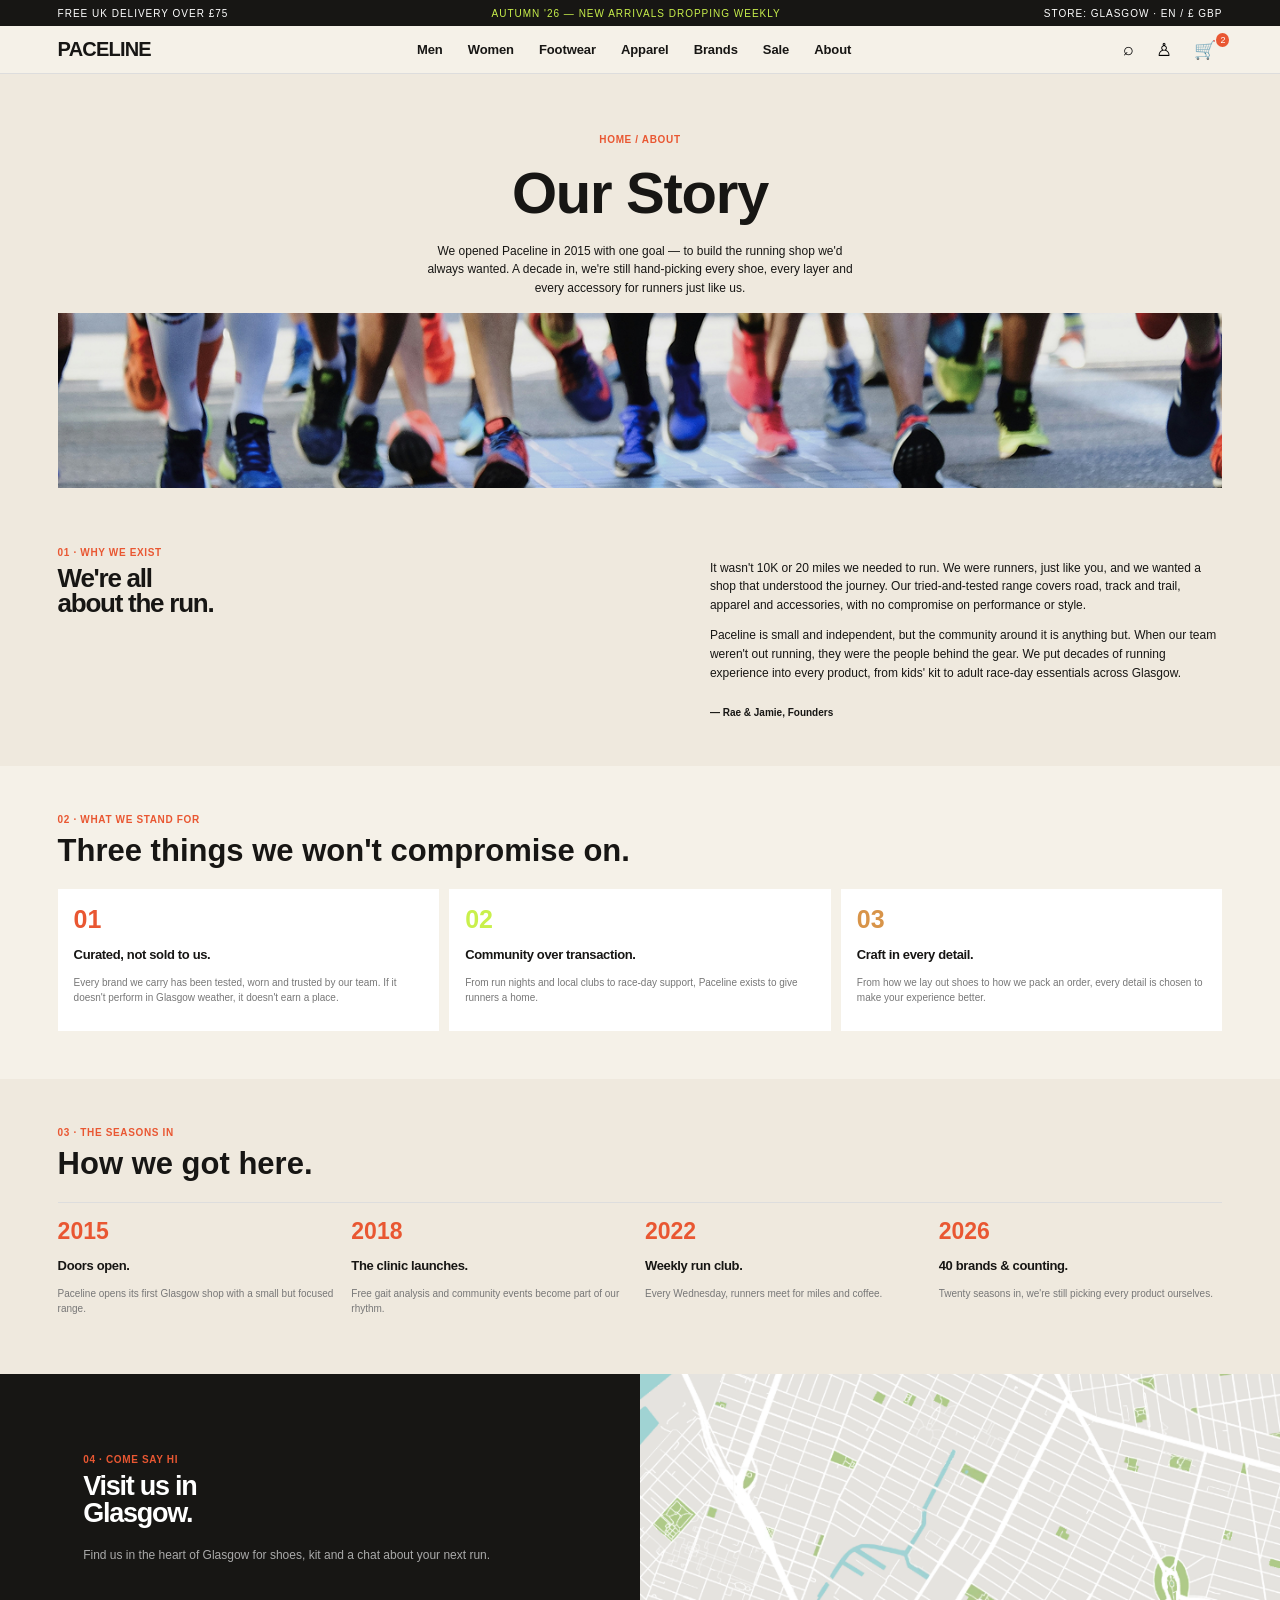
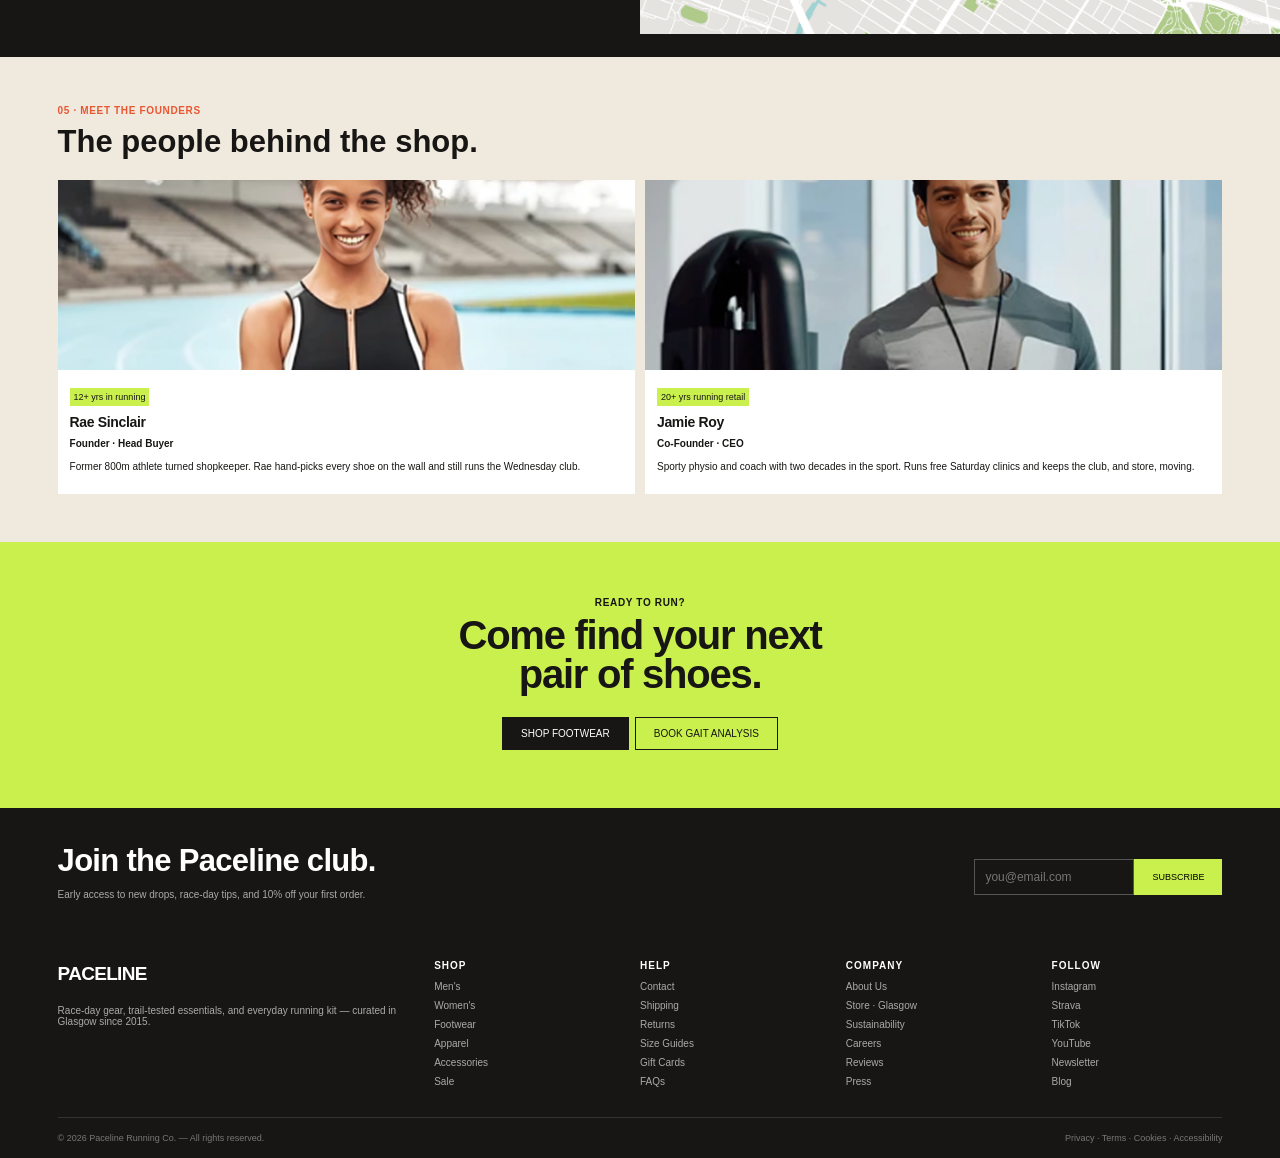
<file: about.html>
<!doctype html><html lang="en"><head><meta charset="utf-8"><meta name="viewport" content="width=device-width,initial-scale=1"><meta name="description" content="The Paceline story"><meta name="theme-color" content="#171614"><meta name="description" content="Discover the people, principles and story behind Paceline."><title>Paceline — Our Story</title><link rel="stylesheet" href="css/style.css"></head><body><a class="skip" href="#main">Skip to content</a><div class="announce">FREE UK DELIVERY OVER £75 <span>AUTUMN '26 — NEW ARRIVALS DROPPING WEEKLY</span><b>STORE: GLASGOW · EN / £ GBP</b></div><header class="header"><a class="logo" href="index.html">PACELINE</a><button class="hamb" aria-label="Open menu">☰</button><nav><a href="index.html">Men</a><a href="index.html">Women</a><a href="index.html">Footwear</a><a href="index.html">Apparel</a><a href="index.html">Brands</a><a href="index.html">Sale</a><a href="about.html">About</a></nav><div class="icons">
<button class="iconBtn" id="searchBtn" aria-label="Search">⌕</button>
<button class="iconBtn" id="accountBtn" aria-label="Account">♙</button>
<button class="iconBtn cartBtn" id="cartBtn" aria-label="Open shopping cart">🛒<i id="cartCount">2</i></button>
</div></header><main id="main"><section class="aboutHero"><div class="eyebrow">HOME / ABOUT</div><h1>Our Story</h1><p>We opened Paceline in 2015 with one goal — to build the running shop we'd always wanted. A decade in, we're still hand-picking every shoe, every layer and every accessory for runners just like us.</p><img src="assets/images/main_story_section/image_joggers.png" alt="Runners jogging together"></section>
<section class="why section"><div><div class="eyebrow">01 · WHY WE EXIST</div><h2>We're all<br>about the run.</h2></div><div><p>It wasn't 10K or 20 miles we needed to run. We were runners, just like you, and we wanted a shop that understood the journey. Our tried-and-tested range covers road, track and trail, apparel and accessories, with no compromise on performance or style.</p><p>Paceline is small and independent, but the community around it is anything but. When our team weren't out running, they were the people behind the gear. We put decades of running experience into every product, from kids' kit to adult race-day essentials across Glasgow.</p><strong>— Rae & Jamie, Founders</strong></div></section>
<section class="three section"><div class="eyebrow">02 · WHAT WE STAND FOR</div><h2>Three things we won't compromise on.</h2><div class="threeGrid"><article><b>01</b><h3>Curated, not sold to us.</h3><p>Every brand we carry has been tested, worn and trusted by our team. If it doesn't perform in Glasgow weather, it doesn't earn a place.</p></article><article><b>02</b><h3>Community over transaction.</h3><p>From run nights and local clubs to race-day support, Paceline exists to give runners a home.</p></article><article><b>03</b><h3>Craft in every detail.</h3><p>From how we lay out shoes to how we pack an order, every detail is chosen to make your experience better.</p></article></div></section>
<section class="timeline section"><div class="eyebrow">03 · THE SEASONS IN</div><h2>How we got here.</h2><div class="timeGrid"><div><b>2015</b><h3>Doors open.</h3><p>Paceline opens its first Glasgow shop with a small but focused range.</p></div><div><b>2018</b><h3>The clinic launches.</h3><p>Free gait analysis and community events become part of our rhythm.</p></div><div><b>2022</b><h3>Weekly run club.</h3><p>Every Wednesday, runners meet for miles and coffee.</p></div><div><b>2026</b><h3>40 brands & counting.</h3><p>Twenty seasons in, we're still picking every product ourselves.</p></div></div></section>
<section class="visit"><div><div class="eyebrow">04 · COME SAY HI</div><h2>Visit us in<br>Glasgow.</h2><p>Find us in the heart of Glasgow for shoes, kit and a chat about your next run.</p></div><img src="assets/images/visit_us_section/map.png" alt="Map showing Paceline in Glasgow"></section>
<section class="founders section"><div class="eyebrow">05 · MEET THE FOUNDERS</div><h2>The people behind the shop.</h2><div class="founderGrid"><article><img src="assets/images/founders_section/image1.png" alt="Rae Sinclair"><div><span>12+ yrs in running</span><h3>Rae Sinclair</h3><b>Founder · Head Buyer</b><p>Former 800m athlete turned shopkeeper. Rae hand-picks every shoe on the wall and still runs the Wednesday club.</p></div></article><article><img src="assets/images/founders_section/image2.png" alt="Jamie Roy"><div><span>20+ yrs running retail</span><h3>Jamie Roy</h3><b>Co-Founder · CEO</b><p>Sporty physio and coach with two decades in the sport. Runs free Saturday clinics and keeps the club, and store, moving.</p></div></article></div></section>
<section class="cta"><div class="eyebrow">READY TO RUN?</div><h2>Come find your next<br>pair of shoes.</h2><div><a href="index.html#arrivals">SHOP FOOTWEAR</a><a href="#" id="gaitBtn">BOOK GAIT ANALYSIS</a></div></section><aside class="cartDrawer" id="cartDrawer" aria-label="Shopping cart" aria-hidden="true">
<div class="cartOverlay" data-close-cart></div>
<div class="cartPanel">
<div class="cartHeader"><h2>Your bag</h2><button class="closeCart" data-close-cart aria-label="Close cart">×</button></div>
<div class="cartBody" id="cartBody"><p class="cartEmpty">Your bag is ready for its next run.</p></div>
<div class="cartFooter"><div><span>Subtotal</span><strong id="cartTotal">£0</strong></div><button class="checkoutBtn" id="checkoutBtn">CHECKOUT →</button></div>
</div></aside></main><footer><div class="newsletter"><div><h2>Join the Paceline club.</h2><p>Early access to new drops, race-day tips, and 10% off your first order.</p></div><form id="newsletter"><input type="email" placeholder="you@email.com" required><button>SUBSCRIBE</button></form></div><div class="footerGrid"><div><h2>PACELINE</h2><p>Race-day gear, trail-tested essentials, and everyday running kit — curated in Glasgow since 2015.</p></div><div><b>SHOP</b><a>Men's</a><a>Women's</a><a>Footwear</a><a>Apparel</a><a>Accessories</a><a>Sale</a></div><div><b>HELP</b><a>Contact</a><a>Shipping</a><a>Returns</a><a>Size Guides</a><a>Gift Cards</a><a>FAQs</a></div><div><b>COMPANY</b><a>About Us</a><a>Store · Glasgow</a><a>Sustainability</a><a>Careers</a><a>Reviews</a><a>Press</a></div><div><b>FOLLOW</b><a>Instagram</a><a>Strava</a><a>TikTok</a><a>YouTube</a><a>Newsletter</a><a>Blog</a></div></div><div class="copyright">© 2026 Paceline Running Co. — All rights reserved. <span>Privacy · Terms · Cookies · Accessibility</span></div></footer><script src="js/main.js"></script></body></html>
</file>
<file: css/style.css>
@import url('https://fonts.googleapis.com/css2?family=Inter:wght@400;500;600;700;800;900&display=swap');:root{--cream:#efe9de;--light:#f5f1e8;--ink:#171614;--lime:#c9f04c;--orange:#e95732}*{box-sizing:border-box}html{scroll-behavior:smooth}body{margin:0;background:var(--cream);color:var(--ink);font-family:Inter,Arial,sans-serif}.skip{position:absolute;left:-9999px}.skip:focus{left:10px;top:10px;z-index:99;background:#fff;padding:10px}.announce{height:26px;background:var(--ink);color:#fff;font-size:7px;letter-spacing:1px;padding:8px 4.5%;display:flex;justify-content:space-between}.announce span{color:var(--lime)}.announce b{font-weight:400}.header{height:48px;background:var(--light);display:flex;align-items:center;padding:0 4.5%;gap:30px;border-bottom:1px solid #ddd;position:sticky;top:0;z-index:20}.logo{font-weight:900;font-size:15px;color:var(--ink);text-decoration:none;margin-right:auto}.header nav{display:flex;gap:25px}.header nav a{font-size:9px;text-decoration:none;color:var(--ink)}.icons{display:flex;gap:10px;margin-left:auto}.icons button,.hamb{background:none;border:0;font-size:15px;cursor:pointer;position:relative}.icons i{position:absolute;font-size:7px;background:var(--orange);color:#fff;border-radius:50%;padding:2px 4px;top:-5px;right:-7px;font-style:normal}.hamb{display:none}.hero{height:360px;position:relative;color:white;overflow:hidden}.hero>img{width:100%;height:100%;object-fit:cover}.heroText{position:absolute;left:6.5%;top:68px;max-width:620px}.eyebrow,.heroText small{font-size:8px;letter-spacing:1.5px;color:var(--orange);font-weight:800}.heroText small{color:var(--lime)}h1{font-size:58px;line-height:.94;margin:15px 0}.heroText p{font-size:11px;line-height:1.5;max-width:340px}.limeBtn,.darkBtn{display:inline-block;padding:11px 18px;font-size:8px;letter-spacing:1px;text-decoration:none;margin-right:7px;margin-top:12px}.limeBtn{background:var(--lime);color:var(--ink)}.darkBtn{border:1px solid #fff;color:#fff}.dots{position:absolute;right:7%;bottom:25px;color:#fff}.section{padding:48px 4.5%}.sectionHead{display:flex;align-items:center;justify-content:space-between}.sectionHead h2,h2{font-size:23px;margin:8px 0 20px}.sectionHead>a{font-size:8px;font-weight:700}.catGrid,.products,.explore,.threeGrid,.timeGrid,.founderGrid{display:grid;gap:10px}.catGrid{grid-template-columns:repeat(4,1fr)}.cat{height:210px;position:relative;color:#fff;overflow:hidden}.cat img,.explore img{width:100%;height:100%;object-fit:cover}.cat:after,.explore a:after{content:"";position:absolute;inset:45% 0 0;background:linear-gradient(transparent,rgba(0,0,0,.75))}.cat div,.explore a div{position:absolute;z-index:2;bottom:12px;left:15px}.cat h3{font-size:12px;margin:0}.cat p,.cat b{font-size:7px;margin:3px 0}.cat b{color:var(--lime);letter-spacing:1px}.products{grid-template-columns:repeat(4,1fr)}.productImg{height:170px;background:#e8ae4c;position:relative;cursor:pointer;overflow:hidden}.productImg img{width:100%;height:100%;object-fit:cover}.productImg span{position:absolute;top:9px;left:9px;background:var(--ink);color:var(--lime);font-size:6px;padding:4px 6px;z-index:2}.productImg .sale{background:var(--orange);color:#fff}.heart{position:absolute;right:9px;top:7px;z-index:3;background:none;border:0;font-size:16px}.liked{color:#d33}.product>small{font-size:6px;color:#777}.product h3{font-size:8px;margin:2px 0}.product>b{font-size:8px}.filters{display:flex;gap:6px}.filters button{border:1px solid #ccc;background:transparent;border-radius:15px;padding:6px 11px;font-size:7px}.filters .active{background:var(--ink);color:#fff}.story{display:grid;grid-template-columns:1fr 1fr;background:var(--ink);color:#fff}.story>img{width:100%;height:310px;object-fit:cover}.story>div{padding:55px 13%}.story h2{font-size:25px}.story p{font-size:9px;line-height:1.6;color:#bbb}.stats{display:flex;gap:35px;color:var(--lime)}.stats b{font-size:20px}.stats small{display:block;font-size:6px;color:#bbb;letter-spacing:1px}.explore{grid-template-columns:1fr 1fr;padding:48px 4.5%}.explore a{height:240px;position:relative;color:#fff;overflow:hidden}.explore h2{font-size:22px;margin:0}.explore p{font-size:8px}.explore b{font-size:7px;color:var(--lime)}footer{background:var(--ink);color:#fff;padding:35px 4.5% 15px}.newsletter{display:flex;justify-content:space-between;align-items:center}.newsletter h2{margin:0}.newsletter p,footer p{font-size:7px;color:#aaa}.newsletter form{display:flex}.newsletter input{width:160px;background:transparent;border:1px solid #555;color:#fff;padding:10px;font-size:8px}.newsletter button{background:var(--lime);border:0;padding:0 18px;font-size:7px}.footerGrid{display:grid;grid-template-columns:2fr repeat(4,1fr);gap:35px;margin-top:45px}.footerGrid h2{font-size:15px}.footerGrid b{font-size:7px;letter-spacing:1px}.footerGrid a{display:block;color:#aaa;font-size:7px;margin-top:8px}.copyright{border-top:1px solid #333;margin-top:30px;padding-top:15px;color:#777;font-size:6px}.copyright span{float:right}.aboutHero{text-align:center;padding:60px 4.5% 0}.aboutHero h1{font-size:58px;margin:20px 0}.aboutHero p{font-size:8px;line-height:1.5;max-width:430px;margin:0 auto 15px}.aboutHero img{width:100%;height:175px;object-fit:cover;margin-top:0}.why{display:grid;grid-template-columns:1fr 1fr;gap:12%;padding-top:55px}.why h2{font-size:26px}.why p{font-size:8px;line-height:1.6}.why strong{font-size:7px;display:block;margin-top:25px}.three{background:var(--light)}.threeGrid{grid-template-columns:repeat(3,1fr)}.threeGrid article{background:#fff;padding:16px;min-height:115px}.threeGrid b,.timeGrid>b{font-size:25px;color:var(--orange)}.threeGrid article:nth-child(2) b{color:var(--lime)}.threeGrid article:nth-child(3) b{color:#d89449}.threeGrid h3,.timeGrid h3{font-size:9px}.threeGrid p,.timeGrid p{font-size:7px;line-height:1.5;color:#777}.timeGrid{grid-template-columns:repeat(4,1fr);border-top:1px solid #ddd}.timeGrid>div{padding-top:15px}.timeGrid b{font-size:23px;color:var(--orange)}.visit{display:grid;grid-template-columns:1fr 1fr;background:var(--ink);color:#fff}.visit>div{padding:80px 13%}.visit h2{font-size:27px}.visit p{font-size:8px;color:#aaa}.visit img{width:100%;height:260px;object-fit:cover}.founderGrid{grid-template-columns:1fr 1fr}.founderGrid article{background:#fff}.founderGrid img{width:100%;height:190px;object-fit:cover}.founderGrid article>div{padding:12px}.founderGrid span{background:var(--lime);font-size:6px;padding:4px}.founderGrid h3{font-size:10px;margin:10px 0 3px}.founderGrid b,.founderGrid p{font-size:7px}.cta{text-align:center;background:var(--lime);padding:55px 20px}.cta .eyebrow{color:var(--ink)}.cta h2{font-size:32px}.cta a{display:inline-block;padding:10px 18px;border:1px solid var(--ink);font-size:7px;text-decoration:none;color:var(--ink);margin:3px}.cta a:first-child{background:var(--ink);color:#fff}.open{display:flex!important}
@media(max-width:700px){.announce{font-size:5px}.announce b{display:none}.header{height:55px}.hamb{display:block;order:2}.header nav{display:none;position:absolute;top:55px;left:0;right:0;background:var(--light);padding:20px;flex-direction:column;gap:18px}.header nav.open{display:flex}.icons{order:3}.header nav a{font-size:11px}.hero{height:520px}.heroText{top:100px;left:7%;right:5%}.heroText h1{font-size:45px}.section{padding:38px 5%}.sectionHead{display:block}.catGrid,.products,.explore,.threeGrid,.founderGrid{grid-template-columns:1fr 1fr}.cat{height:180px}.productImg{height:150px}.filters{overflow:auto;margin-bottom:18px}.story{grid-template-columns:1fr}.story>img{height:240px}.story>div{padding:35px 8%}.explore{padding:30px 5%}.explore a{height:220px}.newsletter{display:block}.newsletter form{margin-top:15px}.footerGrid{grid-template-columns:1fr 1fr}.copyright span{float:none;display:block;margin-top:8px}.aboutHero h1{font-size:45px}.aboutHero img{height:180px}.why{grid-template-columns:1fr;gap:15px}.threeGrid,.timeGrid{grid-template-columns:1fr}.visit{grid-template-columns:1fr}.visit>div{padding:50px 8%}.founderGrid{grid-template-columns:1fr}.cta h2{font-size:27px}}


/* ---------- Premium interaction layer ---------- */
button, a { -webkit-tap-highlight-color: transparent; }
.header .iconBtn { transition: transform .2s ease, opacity .2s ease; }
.header .iconBtn:hover { transform: translateY(-1px); opacity: .65; }
.hero { isolation: isolate; }
.heroShade { position:absolute; inset:0; background:linear-gradient(90deg,rgba(0,0,0,.62),rgba(0,0,0,.08) 70%,rgba(0,0,0,.18)); z-index:0; }
.heroText { z-index:1; }
.heroMeta { position:absolute; z-index:2; right:6.5%; bottom:25px; display:flex; align-items:center; gap:9px; font-size:7px; letter-spacing:1px; }
.heroLine { width:45px; height:1px; background:var(--lime); display:block; }
.limeBtn, .darkBtn, .cta a, .addBtn, .checkoutBtn { transition:transform .2s ease, background .2s ease, color .2s ease; }
.limeBtn:hover { transform:translateY(-2px); background:#d8ff68; }
.darkBtn:hover { transform:translateY(-2px); background:#fff; color:var(--ink); }
.cat img, .explore img, .productImg img, .founderGrid img { transition:transform .45s cubic-bezier(.2,.7,.2,1); }
.cat:hover img, .explore a:hover img, .product:hover .productImg img, .founderGrid article:hover img { transform:scale(1.045); }
.cat, .explore a, .product { transition:transform .25s ease; }
.cat:hover, .explore a:hover { transform:translateY(-3px); }
.product { position:relative; }
.product.hiddenProduct { display:none; }
.addBtn { margin-top:9px; display:block; border:1px solid var(--ink); background:transparent; color:var(--ink); padding:7px 10px; width:100%; font-size:6px; font-weight:800; letter-spacing:1px; cursor:pointer; }
.addBtn:hover { background:var(--ink); color:#fff; }
.heart { transition:transform .18s ease, color .18s ease; cursor:pointer; }
.heart:hover { transform:scale(1.18); }
.reveal { opacity:0; transform:translateY(16px); transition:opacity .65s ease, transform .65s ease; }
.reveal.revealed { opacity:1; transform:none; }
.toast { position:fixed; left:50%; bottom:22px; transform:translate(-50%,18px); opacity:0; pointer-events:none; background:var(--ink); color:#fff; border:1px solid #444; padding:11px 16px; font-size:8px; letter-spacing:.3px; z-index:100; transition:opacity .25s ease, transform .25s ease; box-shadow:0 10px 30px rgba(0,0,0,.2); }
.toast.show { opacity:1; transform:translate(-50%,0); }
.noScroll { overflow:hidden; }
.cartDrawer { position:fixed; inset:0; z-index:80; visibility:hidden; }
.cartDrawer.open { visibility:visible; }
.cartOverlay { position:absolute; inset:0; background:rgba(0,0,0,.45); opacity:0; transition:opacity .25s ease; }
.cartPanel { position:absolute; right:0; top:0; height:100%; width:min(390px,92vw); background:var(--light); color:var(--ink); transform:translateX(100%); transition:transform .3s cubic-bezier(.2,.7,.2,1); display:flex; flex-direction:column; box-shadow:-15px 0 40px rgba(0,0,0,.18); }
.cartDrawer.open .cartOverlay { opacity:1; }
.cartDrawer.open .cartPanel { transform:translateX(0); }
.cartHeader { display:flex; justify-content:space-between; align-items:center; padding:22px; border-bottom:1px solid #ddd; }
.cartHeader h2 { margin:0; font-size:20px; }
.closeCart { border:0; background:none; font-size:25px; cursor:pointer; }
.cartBody { flex:1; overflow:auto; padding:20px; }
.cartEmpty { color:#777; font-size:10px; line-height:1.6; }
.cartItem { display:flex; justify-content:space-between; gap:15px; padding:14px 0; border-bottom:1px solid #ddd; }
.cartItem strong { display:block; font-size:10px; }
.cartItem small { display:block; color:#777; font-size:7px; margin-top:5px; }
.removeItem { border:0; background:none; font-size:18px; cursor:pointer; }
.cartFooter { padding:20px; border-top:1px solid #ddd; }
.cartFooter > div { display:flex; justify-content:space-between; font-size:9px; margin-bottom:12px; }
.checkoutBtn { width:100%; border:0; background:var(--ink); color:#fff; padding:13px; font-size:8px; letter-spacing:1px; cursor:pointer; }
.checkoutBtn:hover { background:#333; }
.successMessage { color:var(--lime); font-size:9px; }
@media (prefers-reduced-motion: reduce) {
  html { scroll-behavior:auto; }
  *, *::before, *::after { transition:none !important; animation:none !important; }
  .reveal { opacity:1 !important; transform:none !important; }
}
@media (max-width:700px) {
  .heroShade { background:linear-gradient(90deg,rgba(0,0,0,.65),rgba(0,0,0,.18)); }
  .heroMeta { right:7%; }
  .addBtn { padding:8px 5px; }
  .cartPanel { width:92vw; }
}


/* ---------- Typography scale-up ---------- */
/* Increased for readability while preserving the original Paceline aesthetic. */
body { font-size: 14px; }
.announce { font-size: 9px; }
.logo { font-size: 18px; }
.header nav a { font-size: 11px; }
.icons button, .hamb { font-size: 17px; }
.icons i { font-size: 8px; }
.eyebrow, .heroText small { font-size: 9px; }
.heroText p { font-size: 13px; line-height: 1.55; }
.limeBtn, .darkBtn { font-size: 9px; padding: 12px 19px; }
.sectionHead h2, h2 { font-size: 27px; }
.sectionHead>a { font-size: 10px; }
.cat h3 { font-size: 15px; }
.cat p, .cat b { font-size: 9px; }
.filters button { font-size: 9px; padding: 7px 13px; }
.productImg span { font-size: 8px; }
.product>small { font-size: 8px; }
.product h3 { font-size: 11px; margin: 4px 0; }
.product>b { font-size: 10px; }
.addBtn { font-size: 8px; padding: 9px 10px; }
.story h2 { font-size: 29px; }
.story p { font-size: 11px; }
.stats b { font-size: 23px; }
.stats small { font-size: 8px; }
.explore h2 { font-size: 25px; }
.explore p { font-size: 10px; }
.explore b { font-size: 9px; }
.newsletter p, footer p { font-size: 9px; }
.newsletter input { font-size: 10px; }
.newsletter button { font-size: 8px; }
.footerGrid h2 { font-size: 17px; }
.footerGrid b { font-size: 9px; }
.footerGrid a { font-size: 9px; }
.copyright { font-size: 8px; }
.aboutHero p { font-size: 10px; }
.why p { font-size: 10px; }
.why strong { font-size: 9px; }
.threeGrid h3, .timeGrid h3 { font-size: 11px; }
.threeGrid p, .timeGrid p { font-size: 9px; }
.visit p { font-size: 10px; }
.founderGrid span { font-size: 8px; }
.founderGrid h3 { font-size: 12px; }
.founderGrid b, .founderGrid p { font-size: 9px; }
.cta h2 { font-size: 35px; }
.cta a { font-size: 9px; }
.toast { font-size: 10px; }
.cartEmpty { font-size: 12px; }
.cartItem strong { font-size: 12px; }
.cartItem small { font-size: 9px; }
.cartFooter > div { font-size: 11px; }
.checkoutBtn { font-size: 9px; }
.successMessage { font-size: 11px; }

@media (max-width:700px) {
  .announce { font-size: 7px; }
  .header nav a { font-size: 13px; }
  .heroText small { font-size: 9px; }
  .heroText h1 { font-size: 48px; }
  .heroText p { font-size: 13px; }
  .limeBtn, .darkBtn { font-size: 9px; }
  .sectionHead h2, h2 { font-size: 24px; }
  .cat h3 { font-size: 14px; }
  .cat p, .cat b { font-size: 9px; }
  .product h3 { font-size: 11px; }
  .product>b { font-size: 10px; }
  .aboutHero h1 { font-size: 48px; }
}

/* Functional navigation */
.header nav a, .explore > a, .footerGrid a { cursor:pointer; }
.header nav a:focus-visible, a:focus-visible, button:focus-visible {
  outline: 2px solid var(--lime);
  outline-offset: 4px;
}
.explore > a { display:block; text-decoration:none; color:inherit; }

/* ---------- Distinctive Paceline typography ---------- */
@import url('https://fonts.googleapis.com/css2?family=DM+Sans:wght@400;500;600;700&family=Space+Grotesk:wght@400;500;600;700&display=swap');

:root {
  --display-font: "Space Grotesk", "Trebuchet MS", Arial, sans-serif;
  --body-font: "DM Sans", Arial, sans-serif;
}

body, input, button, textarea, select {
  font-family: var(--body-font);
}

h1, h2, h3, h4, .logo, .header nav a, .limeBtn, .darkBtn,
.sectionHead>a, .filters button, .addBtn, .checkoutBtn,
.heroMeta, .eyebrow, .heroText small, .footerGrid h2, .cta a {
  font-family: var(--display-font);
}

/* Strong but friendly display treatment */
.logo {
  font-weight: 700;
  letter-spacing: -0.8px;
}

.header nav a {
  font-weight: 600;
  letter-spacing: -0.1px;
}

.heroText h1 {
  font-family: var(--display-font);
  font-weight: 700;
  letter-spacing: -2.4px;
  line-height: .91;
}

.heroText p {
  font-weight: 500;
  letter-spacing: -.15px;
}

.sectionHead h2, .story h2, .explore h2, .aboutHero h1,
.why h2, .visit h2, .cta h2 {
  font-family: var(--display-font);
  font-weight: 600;
  letter-spacing: -1.25px;
  line-height: .98;
}

.cat h3, .product h3, .founderGrid h3, .threeGrid h3, .timeGrid h3 {
  font-family: var(--display-font);
  font-weight: 600;
  letter-spacing: -.35px;
}

.product h3 {
  font-size: 12px;
}

.product>b, .stats b {
  font-family: var(--display-font);
  font-weight: 700;
}

.eyebrow, .heroText small, .productImg span, .filters button,
.addBtn, .limeBtn, .darkBtn, .sectionHead>a {
  font-weight: 700;
  letter-spacing: .65px;
}

.eyebrow, .heroText small {
  text-transform: uppercase;
}

/* A subtle sporty italic accent without making the page look childish */
.story h2 em, .cta h2 em, .aboutHero h1 em {
  font-family: var(--display-font);
  font-style: italic;
  font-weight: 500;
  letter-spacing: -1.5px;
}

.newsletter h2, .footerGrid h2 {
  font-family: var(--display-font);
  font-weight: 600;
  letter-spacing: -.7px;
}

@media (max-width:700px) {
  .heroText h1 {
    letter-spacing: -1.7px;
  }
  .sectionHead h2, .story h2, .explore h2, .aboutHero h1,
  .why h2, .visit h2, .cta h2 {
    letter-spacing: -.8px;
  }
}

/* ---------- Readability pass: larger, clearer type ---------- */
body { font-size: 16px; }

.announce { font-size: 10px; }
.logo { font-size: 20px; }
.header nav a { font-size: 13px; }
.icons button, .hamb { font-size: 18px; }
.icons i { font-size: 9px; }

.eyebrow, .heroText small { font-size: 10px; }
.heroText h1 { font-size: clamp(58px, 6vw, 88px); }
.heroText p { font-size: 15px; line-height: 1.55; max-width: 540px; }

.limeBtn, .darkBtn { font-size: 10px; padding: 13px 20px; }

.sectionHead h2, h2 { font-size: 31px; }
.sectionHead>a { font-size: 11px; }

.cat h3 { font-size: 17px; }
.cat p, .cat b { font-size: 10px; }

.filters button { font-size: 10px; padding: 8px 15px; }

.productImg span { font-size: 9px; }
.product>small { font-size: 9px; }
.product h3 { font-size: 13px; }
.product>b { font-size: 11px; }
.addBtn { font-size: 9px; padding: 10px; }

.story h2 { font-size: 34px; }
.story p { font-size: 13px; line-height: 1.55; }
.stats b { font-size: 26px; }
.stats small { font-size: 9px; }

.explore h2 { font-size: 29px; }
.explore p { font-size: 12px; }
.explore b { font-size: 10px; }

.newsletter p, footer p { font-size: 10px; }
.newsletter input { font-size: 12px; }
.newsletter button { font-size: 9px; }

.footerGrid h2 { font-size: 19px; }
.footerGrid b { font-size: 10px; }
.footerGrid a { font-size: 10px; }
.copyright { font-size: 9px; }

.aboutHero p, .why p, .visit p { font-size: 12px; line-height: 1.55; }
.why strong { font-size: 10px; }
.threeGrid h3, .timeGrid h3 { font-size: 13px; }
.threeGrid p, .timeGrid p { font-size: 10px; }
.founderGrid span { font-size: 9px; }
.founderGrid h3 { font-size: 14px; }
.founderGrid b, .founderGrid p { font-size: 10px; }
.cta h2 { font-size: 40px; }
.cta a { font-size: 10px; }

@media (max-width:700px) {
  .announce { font-size: 8px; }
  .header nav a { font-size: 15px; }
  .heroText small { font-size: 10px; }
  .heroText h1 { font-size: 48px; }
  .heroText p { font-size: 14px; }
  .limeBtn, .darkBtn { font-size: 9px; }
  .sectionHead h2, h2 { font-size: 27px; }
  .cat h3 { font-size: 15px; }
  .cat p, .cat b { font-size: 10px; }
  .product h3 { font-size: 12px; }
  .product>b { font-size: 10px; }
}

html { scroll-behavior: smooth; }
#men, #women, #arrivals, #categories { scroll-margin-top: 90px; }

/* Distinct product photography */
.productImg { background:#e8e1d4; overflow:hidden; aspect-ratio:1/1; display:flex; align-items:center; justify-content:center; position:relative; }
.productImg img { width:100%; height:100%; object-fit:cover; }
.products { align-items:start; }
.product { min-width:0; }


/* ---------- Paceline Run Finder ---------- */
.runFinder {
  background: #171614;
  color: #f5f1e8;
  padding: 78px 6.5%;
  display: grid;
  grid-template-columns: .82fr 1.18fr;
  gap: 70px;
  align-items: center;
}
.runFinderIntro .eyebrow { color: #c9f04c; }
.runFinderIntro h2 {
  font-family: var(--display-font);
  font-size: clamp(38px,4.4vw,64px);
  line-height: .94;
  letter-spacing: -2px;
  margin: 14px 0 18px;
}
.runFinderIntro h2 em { font-style: italic; font-weight: 500; }
.runFinderIntro p { max-width: 390px; font-size: 14px; line-height: 1.6; color: #cfcac0; margin-bottom: 26px; }
.finderCard {
  background: #f5f1e8;
  color: #171614;
  padding: 28px;
  min-height: 420px;
  display:flex;
  flex-direction:column;
  justify-content:center;
}
.finderTop { display:flex; align-items:center; gap:14px; font-family:var(--display-font); font-size:10px; font-weight:700; letter-spacing:.8px; margin-bottom:32px; }
.finderProgress { width:100%; max-width:180px; height:3px; background:#d6d0c4; display:block; }
.finderProgress i { display:block; width:33%; height:100%; background:#171614; transition:width .35s ease; }
.finderQuestion > span { font-family:var(--display-font); font-size:10px; font-weight:700; opacity:.55; }
.finderQuestion h3 { font-family:var(--display-font); font-size:29px; letter-spacing:-1px; margin:7px 0 22px; }
.finderOptions { display:grid; grid-template-columns:1fr 1fr; gap:10px; }
.finderOptions button {
  border:1px solid #bdb7aa;
  background:transparent;
  color:#171614;
  padding:17px 16px;
  text-align:left;
  font-family:var(--display-font);
  font-weight:700;
  font-size:11px;
  letter-spacing:.6px;
  cursor:pointer;
  transition:background .2s ease, color .2s ease, transform .2s ease;
}
.finderOptions button:hover {
  background:#171614;
  color:#f5f1e8;
  transform:translateY(-2px);
}
.finderOptions small { display:block; font-family:var(--body-font); font-weight:500; font-size:9px; letter-spacing:0; margin-top:6px; opacity:.62; }
.finderResult { text-align:left; }
.resultBadge { display:inline-block; margin:10px 0 13px; padding:5px 8px; background:#c9f04c; color:#171614; font-family:var(--display-font); font-size:8px; font-weight:700; letter-spacing:.8px; }
.finderResult h3 { font-family:var(--display-font); font-size:30px; line-height:1; letter-spacing:-1px; max-width:450px; margin:0 0 12px; }
.finderResult p { font-size:13px; line-height:1.55; max-width:480px; margin-bottom:22px; }
.finderReset { border:0; background:none; text-decoration:underline; margin-left:14px; font-family:var(--display-font); font-size:9px; font-weight:700; cursor:pointer; }
.finderPulse { animation:finderPulse .35s ease; }
@keyframes finderPulse { 50% { transform:scale(1.008); } }

@media (max-width:800px) {
  .runFinder { grid-template-columns:1fr; gap:35px; padding:58px 5%; }
  .finderCard { min-height:380px; padding:22px; }
}
@media (max-width:520px) {
  .finderOptions { grid-template-columns:1fr; }
  .finderQuestion h3 { font-size:25px; }
  .finderResult h3 { font-size:26px; }
  .finderReset { display:block; margin:14px 0 0; }
}

/* ---------- Hero layout fix ----------
   Larger typography needs a little more vertical room so the CTA buttons
   never get clipped by the hero container. */
.hero {
  height: 500px;
  min-height: 500px;
}
.heroText {
  top: 78px;
  max-width: 650px;
}
.heroText h1 {
  margin: 14px 0 18px;
  font-size: clamp(58px, 6vw, 84px);
}
.heroText p {
  max-width: 560px;
  margin-bottom: 4px;
}
.heroText > div {
  display: flex;
  flex-wrap: wrap;
  align-items: center;
  gap: 8px;
}
.heroMeta {
  bottom: 22px;
}

@media (max-width: 700px) {
  .hero {
    height: 560px;
    min-height: 560px;
  }
  .heroText {
    top: 55px;
    left: 7%;
    right: 7%;
  }
  .heroText h1 {
    font-size: 52px;
    line-height: .93;
  }
  .heroText p {
    font-size: 13px;
    max-width: 430px;
  }
  .heroText > div {
    gap: 7px;
  }
}

/* ---------- Dedicated Men's / Women's collections ---------- */
.genderCollection {
  padding: 72px 6.5%;
  background: #f5f1e8;
}
.genderCollection + .genderCollection { border-top: 1px solid #d9d3c8; }
.genderCollection .sectionHead { margin-bottom: 26px; }
.genderCollection .sectionHead h2 { margin-top: 8px; }
.genderProducts {
  grid-template-columns: repeat(2, minmax(0, 1fr));
  gap: 28px 22px;
}
.genderShoe {
  width: 100%;
  height: 250px;
  background: #ece6dc;
  display: flex;
  align-items: center;
  justify-content: center;
  overflow: hidden;
}
.genderShoe img {
  display: block;
  width: 88%;
  height: 88%;
  object-fit: contain;
  object-position: center;
  mix-blend-mode: multiply;
}
.genderCollection .product { background: transparent; }
.genderCollection .product h3 { min-height: 30px; font-size: 14px; }
.genderCollection .product > small { font-size: 9px; }
.genderCollection .product > b { font-size: 12px; }
.genderCollection .addBtn { font-size: 9px; padding: 11px 12px; }
@media (max-width:800px) {
  .genderCollection { padding: 55px 5%; }
  .genderProducts { grid-template-columns: repeat(2, minmax(0,1fr)); gap: 18px 12px; }
  .genderShoe { height: 190px; }
  .genderCollection .product h3 { font-size: 11px; }
  .genderCollection .product > small { font-size: 8px; }
  .genderCollection .product > b { font-size: 10px; }
  .genderCollection .addBtn { font-size: 8px; padding: 9px 8px; }
}
@media (max-width:520px) {
  .genderProducts { grid-template-columns: 1fr 1fr; gap: 8px; }
  .genderShoe { height: 145px; }
  .genderCollection .sectionHead h2 { font-size: 25px; }
}
</file>
